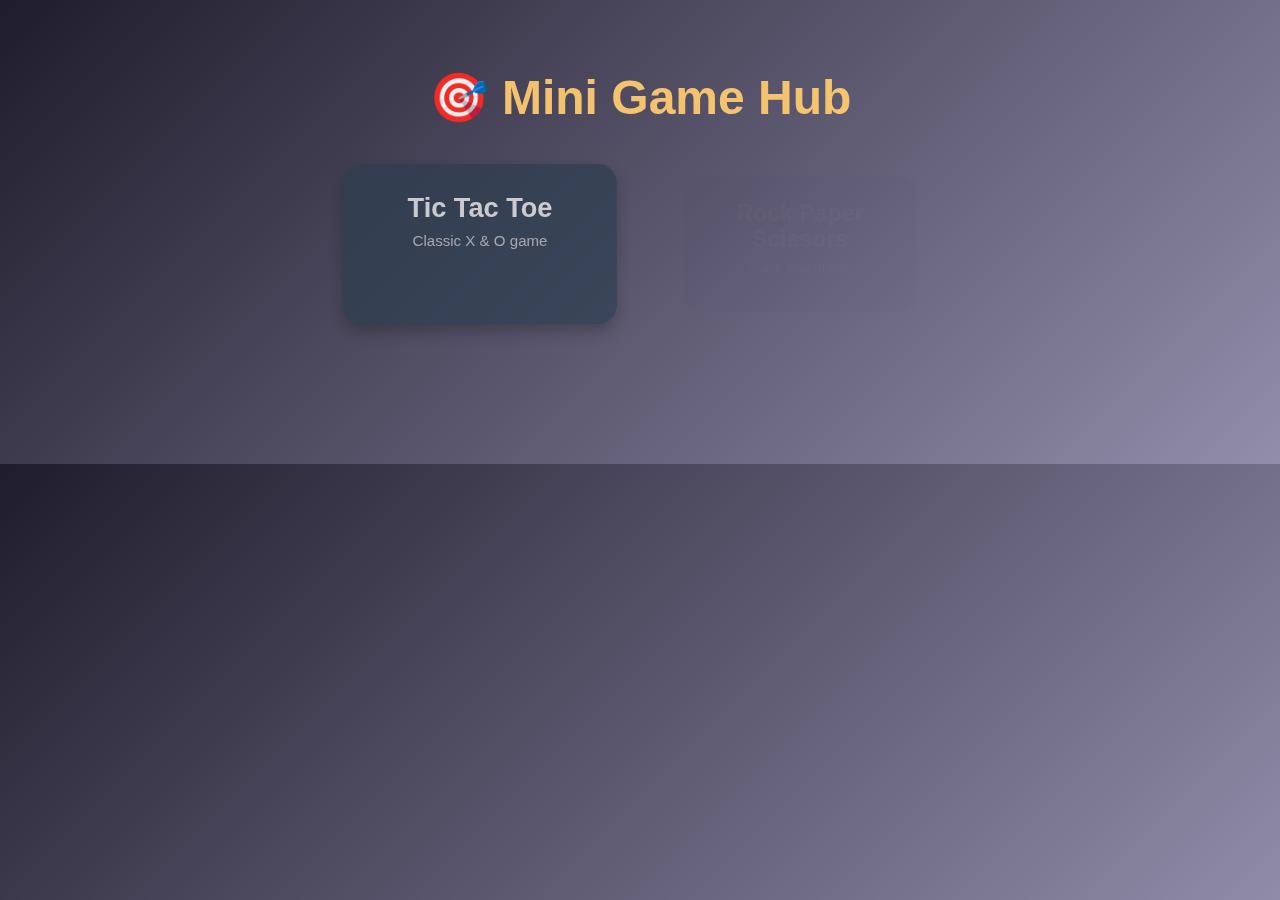
<file: index.html>
<!DOCTYPE html>
<html lang="en">
<head>
  <meta charset="UTF-8">
  <title>Mini Game Hub</title>
  <link rel="stylesheet" href="style.css">
</head>
<body>
  <div class="container">
    <h1 class="title">🎯 Mini Game Hub</h1>
    <div class="game-grid">
      <div class="game-card" onclick="window.location.href='Tic_Tac_Toe/tindex.html'">
        <h2>Tic Tac Toe</h2>
        <p>Classic X & O game</p>
      </div>
      <div class="game-card" onclick="window.location.href='Stone_Paper_Scissor/rindex.html'">
        <h2>Rock Paper Scissors</h2>
        <p>Make your move!</p>
      </div>
    </div>
    <p class="coming-soon">🎮 More Games Coming Soon...</p>
  </div>

  <script src="https://cdnjs.cloudflare.com/ajax/libs/gsap/3.12.2/gsap.min.js"></script>
  <script src="script.js"></script>
</body>
</html>
</file>
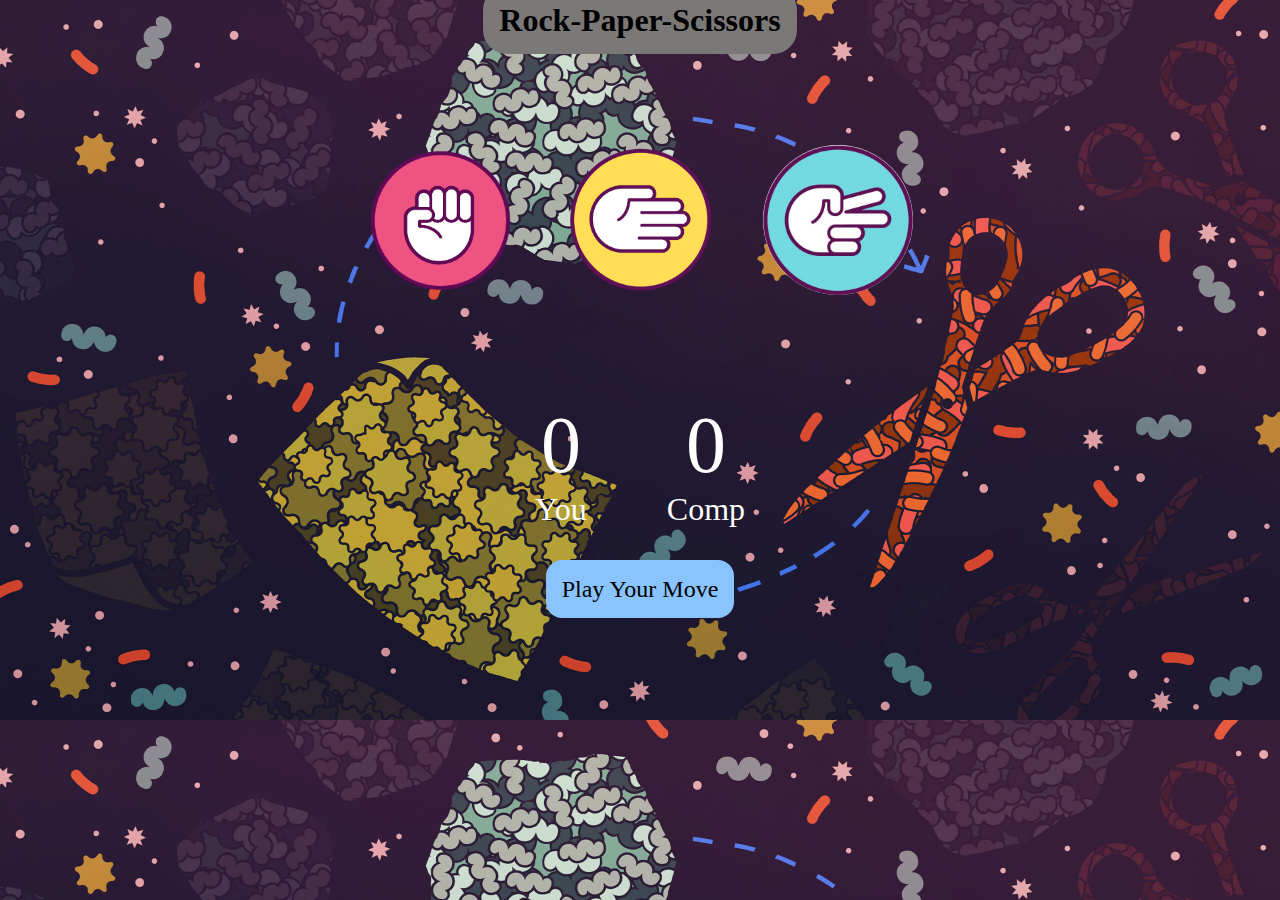
<file: rindex.html>
<!DOCTYPE html>
<html lang="en">
<head>
    <meta charset="UTF-8">
    <meta name="viewport" content="width=device-width, initial-scale=1.0">
    <title>Rock-Paper-Scissors</title>
    <link rel="stylesheet" href="r_style.css">
</head>
<body>
    <h1 id="heading">Rock-Paper-Scissors</h1>
    <div class="choices">
        <div class="choice" id="rock">
            <img src="rock.png" alt="rock">
        </div>
        <div class="choice" id="paper">
            <img src="paper.png" alt="paper">
        </div>
        <div class="choice"  id="scissor">
            <img src="scissor.jpg" alt="scissor">
        </div>
    </div>
    <div class="score-board">
        <div class="score">
            <p id="user-score">0</p>
            <p>You</p>
        </div>
        <div class="score">
            <p id="comp-score">0</p>
            <p>Comp</p>
        </div>
    </div>

    <div class="msg-container">
        <p id="msg">Play Your Move</p>
    </div>
<script src="https://cdnjs.cloudflare.com/ajax/libs/gsap/3.13.0/gsap.min.js" integrity="sha512-NcZdtrT77bJr4STcmsGAESr06BYGE8woZdSdEgqnpyqac7sugNO+Tr4bGwGF3MsnEkGKhU2KL2xh6Ec+BqsaHA==" crossorigin="anonymous" referrerpolicy="no-referrer"></script>
<script src="r_game.js"></script>
</body>
</html>
</file>
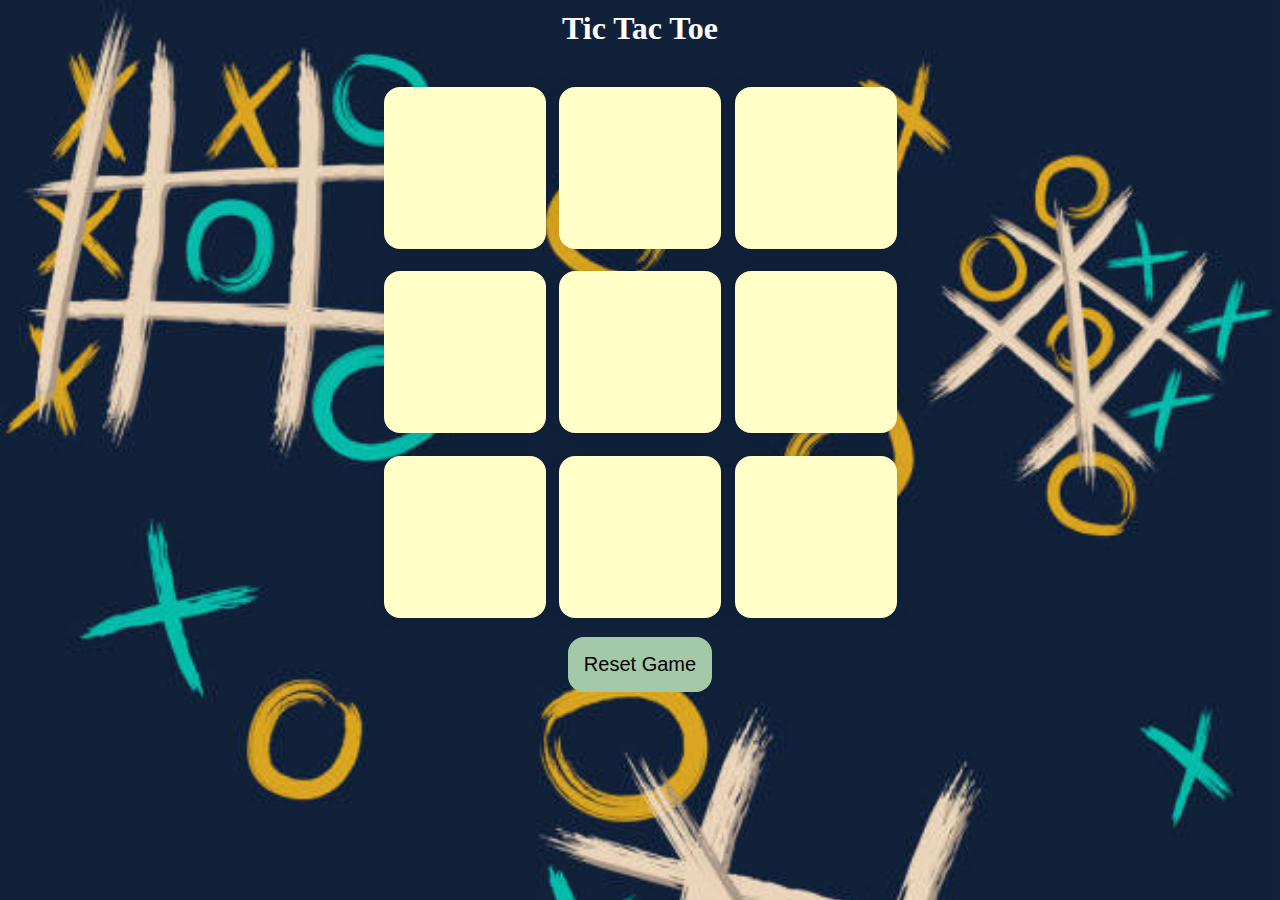
<file: tindex.html>
<!DOCTYPE html>
<html lang="en">
<head>
    <meta charset="UTF-8">
    <meta name="viewport" content="width=device-width, initial-scale=1.0">
    <title>Tic Tac Toe</title>
    <link rel="stylesheet" href="t_style.css">
</head>
<body>
    <div class="msgContainer hide">
        <p id="msg">Winner!!</p>
         <button id="new-btn">New Game</button>
    </div>
   
    <h1>Tic Tac Toe</h1>
    <div class="container">
        <div class="game">
            <button class="box"></button>
            <button class="box"></button>
            <button class="box"></button>
            <button class="box"></button>
            <button class="box"></button>
            <button class="box"></button>
            <button class="box"></button>
            <button class="box"></button>
            <button class="box"></button>
        </div>
    </div>
    <button class="reset">Reset Game</button>
  
   <script src="https://cdnjs.cloudflare.com/ajax/libs/gsap/3.13.0/gsap.min.js" integrity="sha512-NcZdtrT77bJr4STcmsGAESr06BYGE8woZdSdEgqnpyqac7sugNO+Tr4bGwGF3MsnEkGKhU2KL2xh6Ec+BqsaHA==" crossorigin="anonymous" referrerpolicy="no-referrer"></script>
   <script src="game.js"></script> 
</body>
</html>
</file>
<file: style.css>
body {
  margin: 0;
  font-family: 'Segoe UI', sans-serif;
  background: linear-gradient(135deg, #1f1c2c, #928dab);
  color: #fff;
  text-align: center;
}

.container {
  height: 100%;
  padding: 40px;
}

.title {
  font-size: 3em;
  margin-bottom: 30px;
  color: #ffcc70;
  font-weight: 900;
}

.game-grid {
  display: flex;
  justify-content: center;
  gap: 30px;
  flex-wrap: wrap;
}

.game-card {
  background-color: #2c3e50;
  padding: 30px 20px;
  width: 250px;
  border-radius: 20px;
  cursor: pointer;
  transition: transform 0.3s ease;
  box-shadow: 0 8px 16px rgba(0,0,0,0.3);
}

.game-card:hover {
  transform: scale(1.05);
  background-color: #34495e;
}

.game-card h2 {
  margin: 0;
  font-size: 1.8em;
}

.game-card p {
  margin-top: 10px;
  font-size: 1em;
  color: #ccc;
}

.coming-soon {
  margin-top: 50px;
  font-size: 1.3em;
  opacity: 0.9;
  font-weight: 600;
}
</file>
<file: r_style.css>
* {
    margin: 0;
    padding: 0;
    text-align: center;
}

body {
    background-image: url("bg.jpg");
    background-size: cover;
}
h1 {
    height: 2.5rem;
    line-height: 2.5rem;
    background-color: #7A7978;
    border-radius: 1.5rem;
    display:inline;
    padding:1rem;
    margin-top: 10px;
}
.choices {
    display: flex;
    height: 40vh;
    justify-content: center;
    gap: 3rem;
    align-items: center;
}

.choice:hover {
  opacity: 0.7;
  cursor: pointer;
}
.choice {
   height: 150px;
   width: 150px;
   border-radius: 50%;
   overflow: hidden;
}

img {
    height: 150px;
    width: 150px;
    object-fit: cover;
}

.score-board {
    color: #fff;
    display: flex;
    justify-content: center;
    align-items: center;
    font-size: 2rem;
    gap: 5rem;
}

#user-score, #comp-score {
    font-size: 5rem;
}

#msg {
    background-color: #8AC4FF;
    padding: 1rem;
    display: inline;
    border-radius: 1rem;
    font-size: 1.5rem;
}

.msg-container {
    padding-top: 3rem;
}

#msg:hover {
    border:2px solid #fff;
}
</file>
<file: t_style.css>
* {
    margin: 0;
    padding: 0;
}

body {
    background-image:url("back.jpg");
    text-align: center;
    background-size: cover;
}

.container {
   height: 70 vh;
    display: flex;
    justify-content: center;
    align-items: center;
}

h1 {
    color:#fff;
    padding: 10px;
}

.game {
     text-align: center;
    height: 60vmin;
    width: 60vmin;
    display: flex;
    flex-wrap:wrap ;
    justify-content: center;
    align-items: center;
    gap: 1.5vmin;
    margin-top: 25px;
}

.box {
    height: 18vmin;
    width: 18vmin;
    border-radius: 1rem;
    border: none;
    color: #69a297;
    font-size: 10vmin;
    box-shadow: 0 0 1rem rgba(0,0,0,0.1);
    background-color: #ffffc7;
}

.reset {
    padding: 1rem;
    margin: 15px;
    border-radius:1rem;
    border: none;
    font-size: 1.25rem;
    background-color: #a3c9a8;
}

#new-btn {
      padding: 1rem;
    margin: 15px;
    border-radius:1rem;
    border: none;
    font-size: 1.25rem;
    background-color: #a3c9a8;
}

#msg {
    color:#ffffc7;
    font-size: 3rem;
    font-weight: bolder;
}

.hide {
    display:none;
}

.msgContainer {
    height: 1000px;
    margin-top: 20px;
}
</file>
